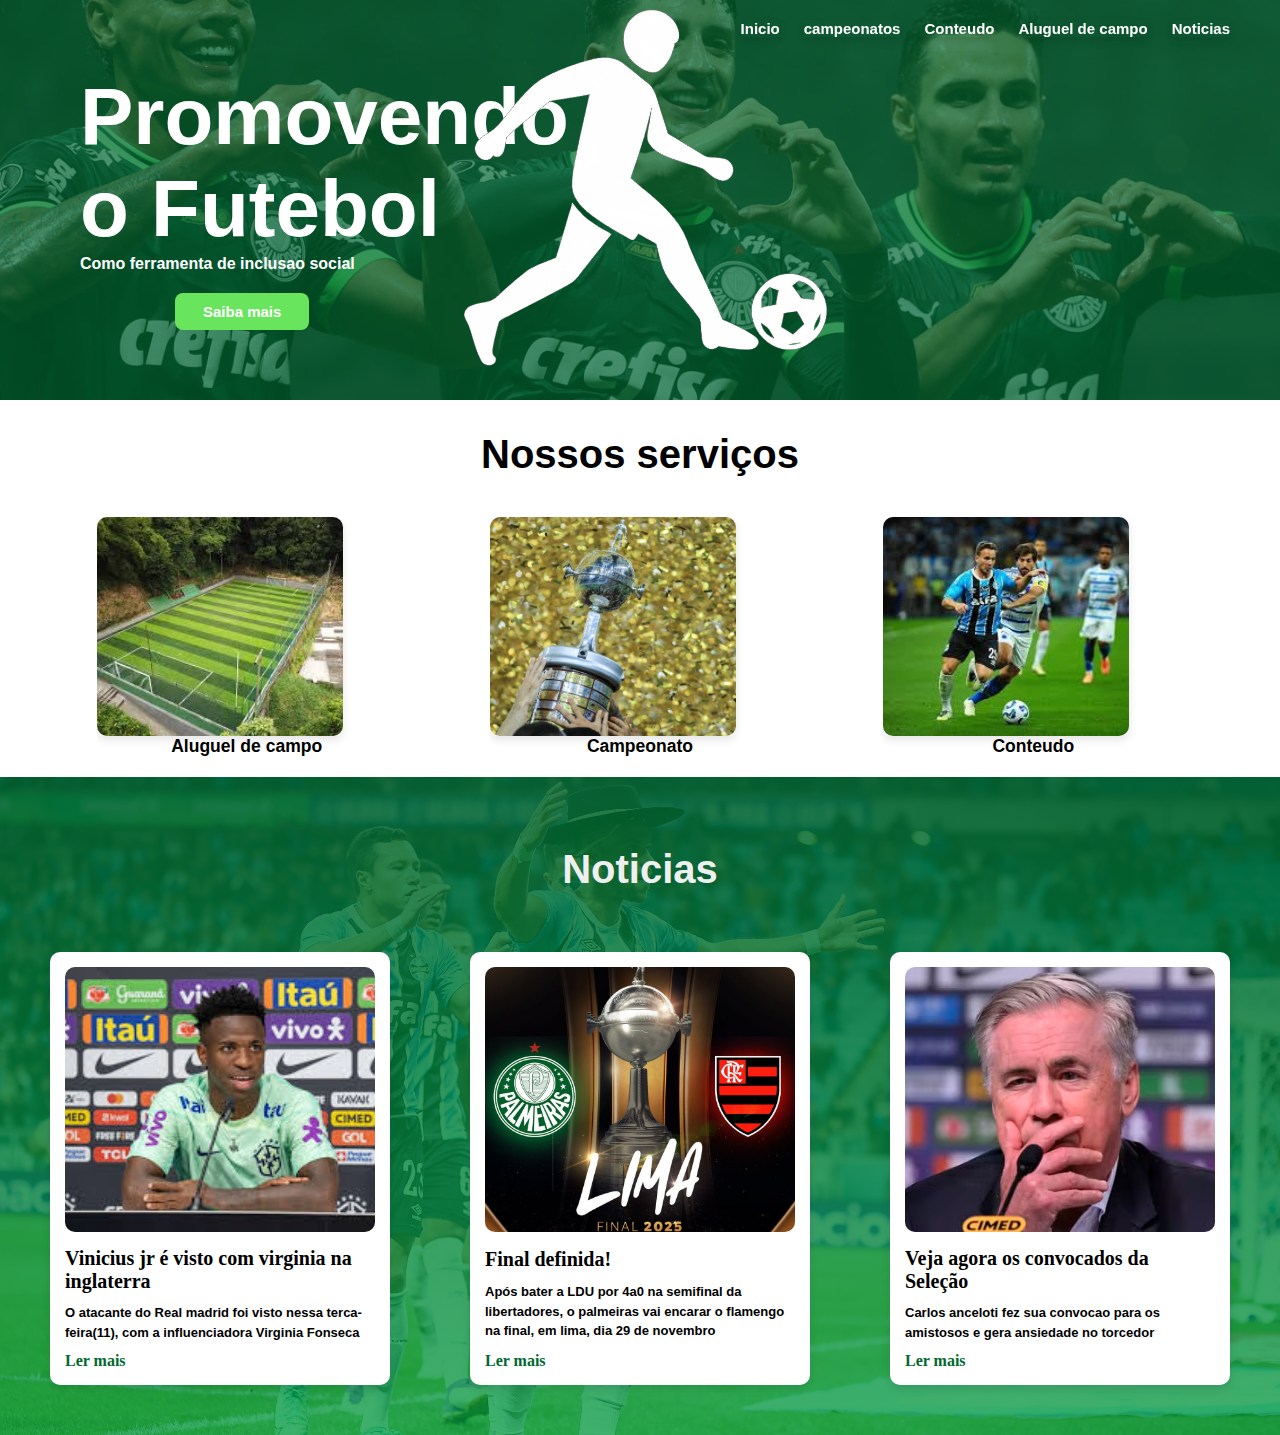
<file: index.html>
<!DOCTYPE html>
<html lang="pt-br">
<head>
    <meta charset="UTF-8">
    <meta name="viewport" content="width=device-width, initial-scale=1.0">
    <link rel="stylesheet" href="index.css">
    <link rel="shortcut icon" href="fndpng..png">

    <title>Arena futebol Brasil</title>
</head>
<body>
    <header class="tudo">
        <div id="star">
            <h1>Promovendo o Futebol</h1>
            <p>Como ferramenta de inclusao social</p>
            <div class="boneco">
                <img src="bonecocorrendo.png" alt="bonecocarreira">
            </div>
            <!-- botão agora dentro do header, logo abaixo do parágrafo -->
            <button class="saiba-mais">Saiba mais</button>
        </div>
        <nav class="botoes-principal">
            <div class="logo">
                <a href="Aluguel">Inicio</a>
                <a href="campeonatos">campeonatos</a>
                <a href="conteudo.html">Conteudo</a>
                <a href="Aluguel">Aluguel de campo</a>
                <a href="Noticias">Noticias</a>
            </div>
        </nav>
    </header>

    <main>

        <section class="cards">
            <h2 class="service">Nossos serviços</h2>
            <article>
     <a href="campeonato.html" class="campeonato">
  <img src="img.campo.jpeg" alt="Campeonatos">
</a>                <h3>Aluguel de campo</h3>
            </article>

            <article>
                <a href="campeonato.html" class="campeonato">
                 <img src="erika-mourao-OwPyBkLKpQg-unsplash.jpg" alt="Campeonatos">
                 </a>
                <h3>Campeonato</h3>
            </article>

            <article>
    <a href="conteudo.html" class="conteudo">
   <img src="maiordetodos.jpeg" alt="conteudo">
   </a>                
<h3>Conteudo</h3>
            </article>
        </section>
</main>
<section id="noti">
<h2 class="partend">Noticias</h2>
<div class="notend">
    <article class="noticia1"> 
        <img src="vinijr.jpeg" alt="vinijr">
        <h3>Vinicius jr é visto com virginia na inglaterra</h3>
        <p>O atacante do Real madrid foi visto nessa terca-feira(11), com a influenciadora Virginia Fonseca</p>
        <a href="#" class="ler-mais">Ler mais</a>
    </article>

    <article class="noticia1"> 
        <img src="palxmeng.jpg" alt="ldu">
        <h3>Final definida!</h3>
        <p>Após bater a LDU por 4a0 na semifinal da libertadores, o palmeiras vai encarar o flamengo na final, em lima, dia 29 de novembro</p>
        <a href="#" class="ler-mais">Ler mais</a>
    </article>

    <article class="noticia1"> 
        <img src="carlos.avif" alt="convocacao">
        <h3>Veja agora os convocados da Seleção</h3>
        <p>Carlos anceloti fez sua convocao para os amistosos e gera ansiedade no torcedor</p>
        <a href="#" class="ler-mais">Ler mais</a>
    </article>
</div>
</section>

</body>
</html>
</file>
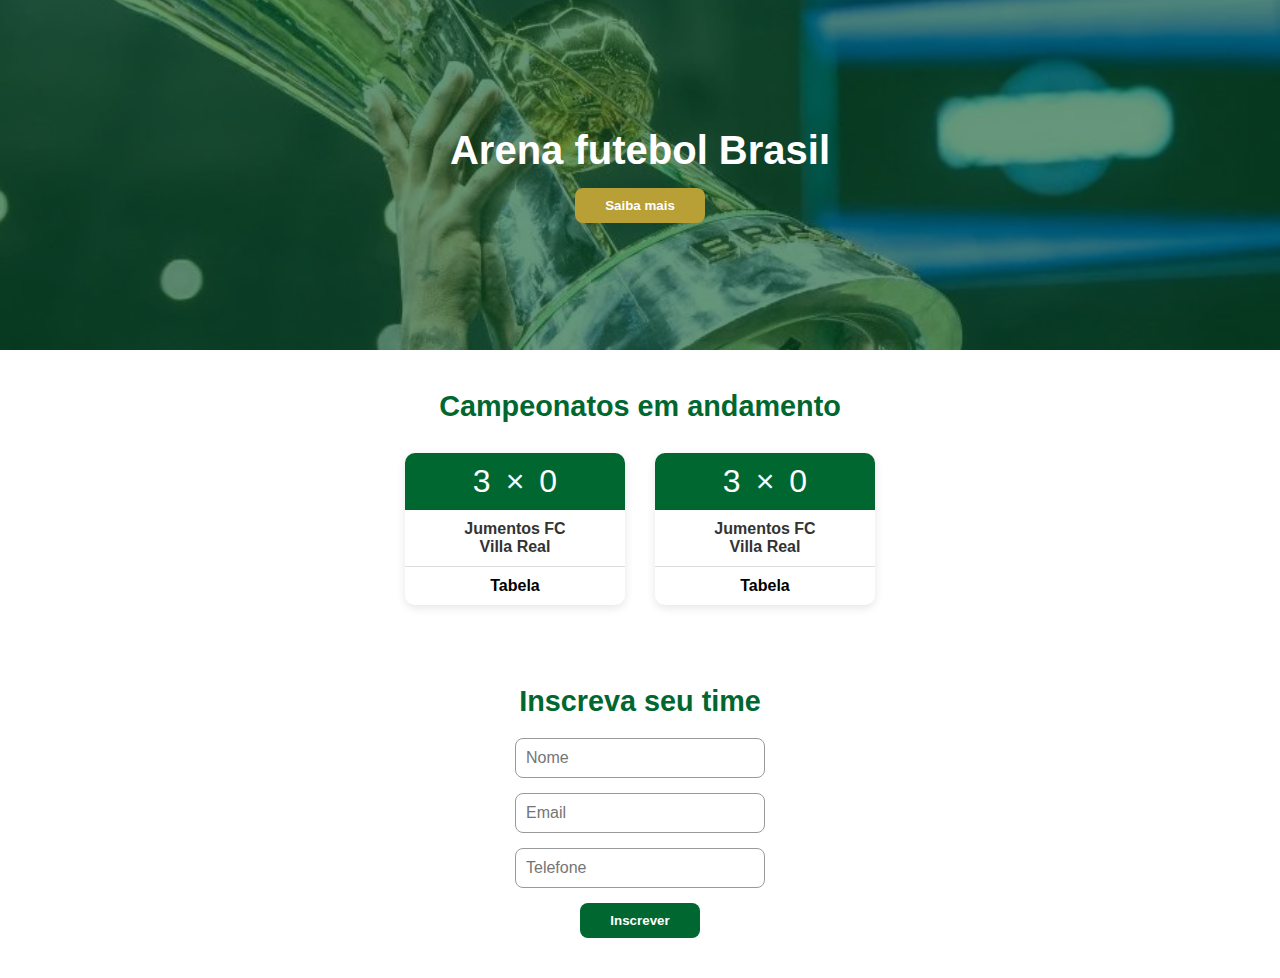
<file: campeonato.html>
<!DOCTYPE html>
<html lang="pt-br">
<head>
  <meta charset="UTF-8">
  <meta name="viewport" content="width=device-width, initial-scale=1.0">
  <title>Campeonato</title>
<link rel="shortcut icon" href="fndpng..png">

  <link rel="stylesheet" href="campeonato.css">
</head>
<body>

  <!-- ===== Header ===== -->
  <header class="hero">
    <div class="overlay"></div>
    <div class="hero-content">
      <h1>Arena futebol Brasil</h1>
      <button class="saiba-mais">Saiba mais</button>
    </div>
  </header>

  <!-- ===== Campeonatos ===== -->
  <section class="campeonatos">
    <h2>Campeonatos em andamento</h2>
    <div class="cards">
      <div class="card">
        <div class="placar">
          <span>3</span>
          <p>×</p>
          <span>0</span>
        </div>
        <div class="times">
          <p>Jumentos FC</p>
          <p>Villa Real</p>
        </div>
        <a href="#" class="tabela">Tabela</a>
      </div>

      <div class="card">
        <div class="placar">
          <span>3</span>
          <p>×</p>
          <span>0</span>
        </div>
        <div class="times">
          <p>Jumentos FC</p>
          <p>Villa Real</p>
        </div>
        <a href="#" class="tabela">Tabela</a>
      </div>
    </div>
  </section>

  <!-- ===== Formulário ===== -->
  <section class="formulario">
    <h2>Inscreva seu time</h2>
    <form>
      <input type="text" placeholder="Nome" required>
      <input type="email" placeholder="Email" required>
      <input type="tel" placeholder="Telefone" required>
      <button type="submit">Inscrever</button>
    </form>
  </section>

</body>
</html>
</file>
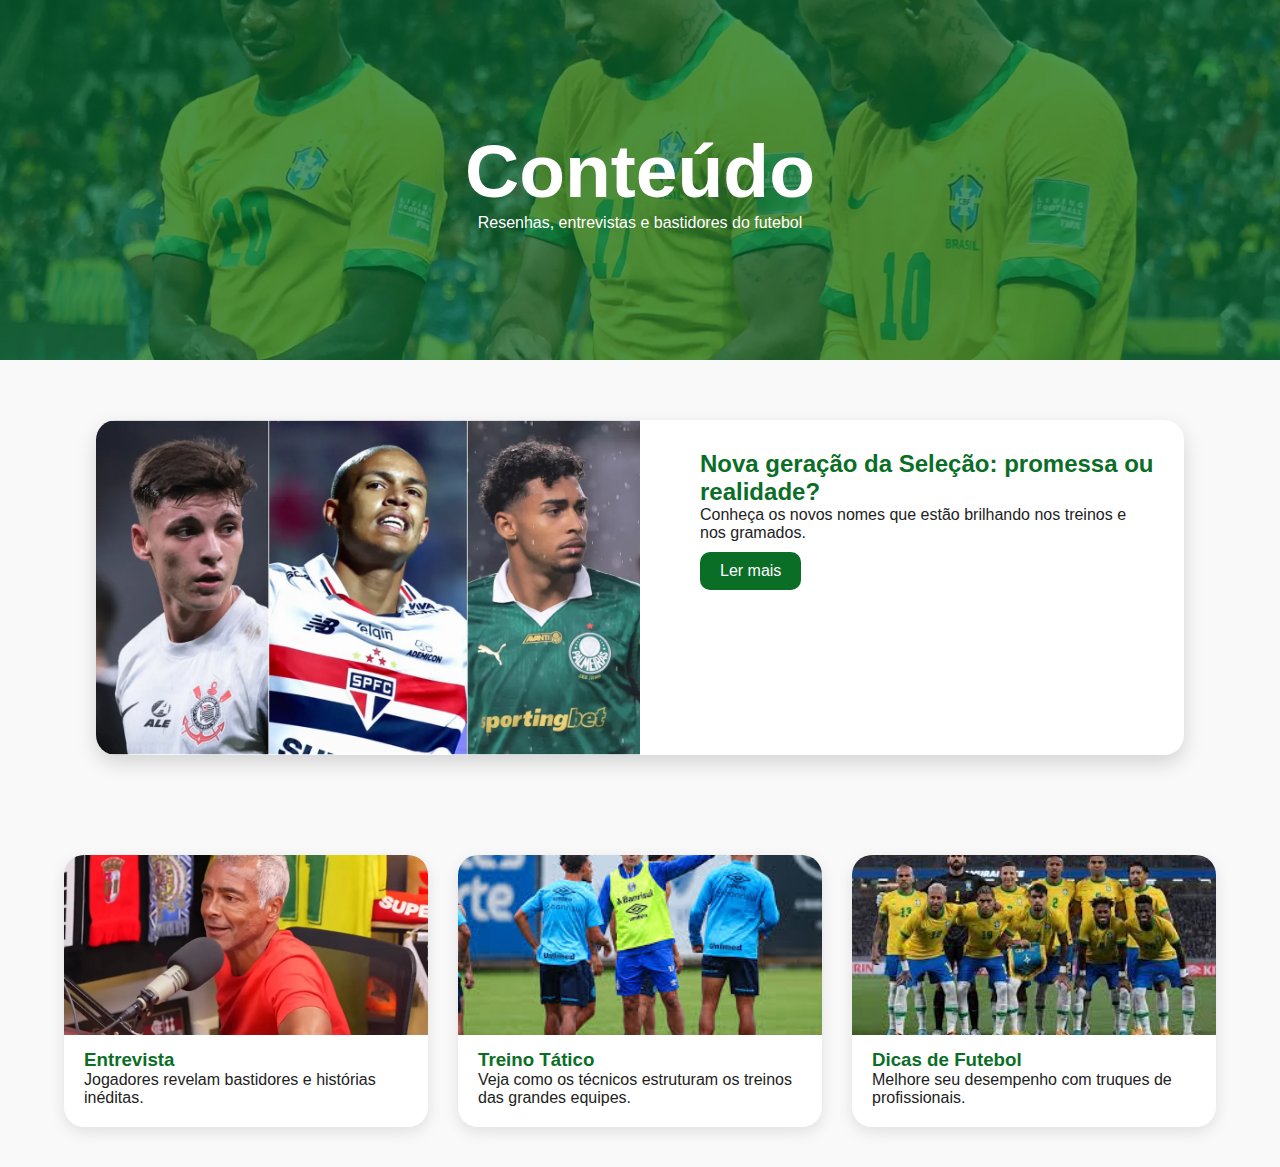
<file: conteudo.html>
<!DOCTYPE html>
<html lang="en">

<head>
    <meta charset="UTF-8">
    <meta name="viewport" content="width=device-width, initial-scale=1.0">
    <title>Conteudo</title>
    <link rel="stylesheet" href="conteudo.css">
    <link rel="shortcut icon" href="fndpng..png">
</head>

<body>
    <section class="conteudo">
        <div class="banner">
            <div class="overlay"></div>
            <h1>Conteúdo</h1>
            <p>Resenhas, entrevistas e bastidores do futebol</p>
        </div>
        <div class="noticia-destaque"> <img src="promessas.webp" alt="Notícia em destaque">
            <div class="info">
                <h2>Nova geração da Seleção: promessa ou realidade?</h2>
                <p>Conheça os novos nomes que estão brilhando nos treinos e nos gramados.</p> <a href="#"
                    class="btn">Ler mais</a>
            </div>
        </div>
        <div class="grid-noticias">
            <div class="card"> <img src="romario.webp" alt="Entrevista">
                <h3>Entrevista</h3>
                <p>Jogadores revelam bastidores e histórias inéditas.</p>
            </div>
            <div class="card"> <img src="gbfbpa.jpeg" alt="Treino tático">
                <h3>Treino Tático</h3>
                <p>Veja como os técnicos estruturam os treinos das grandes equipes.</p>
            </div>
            <div class="card"> <img src="brazilian.jpeg" alt="Dicas de futebol">
                <h3>Dicas de Futebol</h3>
                <p>Melhore seu desempenho com truques de profissionais.</p>
            </div>
        </div>
    </section>
</body>

</html>
</file>
<file: index.css>
*{
    margin: 0;
    padding: 0;
    box-sizing: border-box;
}

.saiba-mais{
    background-color: rgb(104, 228, 93);
    padding: 10px 28px;
    border: none;
    border-radius: 8px;
    font-family: 'poppins', sans-serif;
    font-weight: 600;
    color: white;
    display: block;
    margin: 16px 95px 0; /* centraliza abaixo do parágrafo */
    margin-top: 20px;
    font-size: 15px ;
}
h1{
    font-family: 'poppins', sans-serif;
    width: 100%;
    font-size: 80px;
    width: 500px;
    display: flex;
    color: #fff;

}
.campo{
 width: 246;
    height: 219px;
    display: flex;
    text-align: center;


}
.campo, .campeonato, .conteudo {
    display: block; /* garante que width/height funcionem em <a> ou <button> */
    border-radius: 8px;
    width: 246px;
    height: 219px;
    background-color: rgb(255, 255, 255);
    box-shadow: 0 4px 8px rgba(0,0,0,0.1);
}
 .cards{
        display: flex;
        gap: 20px;
        margin: 0 auto;
        justify-content: center;
        align-items: center;
        padding: 20px;
        max-width: 1200px;
        flex-wrap: wrap;
        border-radius: 10px;
        
    }
    .cards article{
        text-align: center;
        flex: 0 1 300px ;
        border: none;
        display: block;
        margin:0 auto;
        background: none;
        overflow: hidden;
        cursor: pointer;
        transition: transform 0.3s ease;
        font-size: 15px;
        font-family: 'poppins', sans-serif;

    }
    .campo img, .campeonato img, .conteudo img {
    width: 100%;
    height: 100%;
    object-fit: cover;
    border-radius: 10px;
}
.service{
    font-family: 'poppins', sans-serif;
    text-align: center;
    display: block;
    width: 100%;
    margin: 12px 0 20px;
    font-size: 1.4rem;
    font-weight: 600;
    font-size: 40px;

}
.botoes-principal{
    position: fixed;        /* fixa no topo da tela, mesmo rolando */
  top: 0;                 /* encosta no topo */
  right: 0;               /* encosta no canto direito */
  padding: 20px 40px;     /* espaço interno */
  display: flex;
  gap: 20px;              /* espaçamento entre os links */
  background: transparent; /* fundo invisível (ou coloque uma cor, se quiser) */
  z-index: 1000;          
}
.logo {
    gap: 20px;
    display: flexbox;

}
.logo a{
    text-decoration: none;
    color: rgb(255, 255, 255);
    font-family: 'poppins', sans-serif;
    font-weight: 600;
    margin: 10px ;
    font-size: 15px;
    transition: color 0.4s ease;
    box-shadow: 0 4px 8px rgba(0,0,0,0.1);
    border-color: black;
}
.logo a:hover{
  color: rgb(104, 228, 93);
}
.header nav a{
    display: flex;
    gap:48px;
}
.p{
    font-family: 'poppins', sans-serif;
    font-weight: 800;
    
}
p{
    font-family: 'poppins', sans-serif;
    font-weight: 600;
    color: #fff;


}
.tudo{
    background-color: rgba(1, 103, 48, 1);
    display: flex;
    height: 400px;
    padding: 15px 80px;
    align-items: center;
    background-image: url(gigant.jpg);
    background-repeat: no-repeat;
    background-position: center;
    background-size: cover;
    justify-content: space-between;
    position: relative;
}
.partend{
     display: flex;
        gap: 20px;
        margin: 0 auto;
        justify-content: center;
        align-items: center;
        padding: 20px;
        max-width: 1200px;
        flex-wrap: wrap;
        border-radius: 10px;
        font-size: 35px;
        font-family: 'poppins',sans-serif;
}

#noti{
    position: relative; /* necessário pro overlay funcionar */
    padding: 50px 20px;
    background-image: url('brawit.jpg'); /* 👉 coloque o nome da imagem que você quer */
    background-size: cover; /* cobre toda a área */
    background-position: center;
    background-repeat: no-repeat;
    overflow: hidden;

}
.partend{
    text-align: center;
    font-family: 'poppins',sans-serif;
    font-size: 40px;
    color:  #f0efef;
    margin-bottom: 40px;
}
.notend{
    display: flex;
    justify-content: center;
    margin: 0 auto;
    align-items: stretch;
    gap: 80px;
    flex-wrap: wrap;
    max-width: 1200px;
}
.noticia1{
    border-radius: 10px;
    width: 340px;
    padding: 15px;
    background-color: white;
    box-shadow: 0 4px 8px rgba(0,0,0,0.1);
    display: flex;
    flex-direction: column;
    justify-content: space-between;
    transition: 'transform' 0,3s ease;
}
.noticia1 img{
    border-radius: 10px;
    width: 100%;
    height: 265px;
    object-fit: cover;
    margin-bottom: 15px;
}
.noticia1 p{
    color: black;
    font-family: 'poppins' sans-serif;
    font-size: 13px;
    margin-bottom: 10px;
    line-height: 1.5;
}
.noticia1 h3{
        font-family: 'poppins' sans-serif;
        margin-bottom: 10px;
        color: #000000;
        font-size: 20px;
}
.ler-mais{
    text-decoration: none;
        color: #016730;
        font-weight: 600;
        transition: color 0.3s ease;

}
.tudo::before{
    content: "";
    position: absolute;
    inset: 0;
    background-color:  rgba(1, 103, 48, 0.7);
    z-index: 0;
}
.tudo *{
    z-index: 1;
}
#noti::before {
    content: "";
    position: absolute;
    inset: 0;
    background-color: rgba(1, 103, 48, 0.8); /* verde com transparência */
    z-index: 0; /* fica por trás do conteúdo */
}

#noti * {
    position: relative;
    z-index: 1; /* faz o conteúdo (textos, cards) ficar por cima */
}
#noti::before {
    content: "";
    position: absolute;
    inset: 0;
    background: linear-gradient(
        rgba(1, 103, 48, 0.85),
        rgba(1, 150, 60, 0.75)
    );
    z-index: 0;
}
.boneco{
    position: absolute; /* posiciona em relação ao header (.tudo) */
    left: 50%;
    top: 50%;
    transform: translate(-50%, -50%); /* centraliza perfeitamente */
    display: flex;
    align-items: center;
    justify-content: center;
    gap: 12px;
    z-index: 2; /* fica sobre o overlay */
    pointer-events: auto;
}

.boneco img{
    width: 550px; /* ajuste para controlar o tamanho do boneco */
    max-width: 100%;
    height: auto;
    display: block;
}

/* Em telas pequenas, deixamos o boneco no fluxo normal para evitar sobreposição */
@media (max-width: 768px) {
    .boneco{
        position: static;
        transform: none;
        margin: 12px auto;
    }
}
</file>
<file: campeonato.css>
* {
  margin: 0;
  padding: 0;
  box-sizing: border-box;
  font-family: 'Poppins', sans-serif;
}

/* ===== HEADER ===== */
.hero {
  position: relative;
  background-image: url('taça.webp'); /* imagem de fundo */
  background-size: cover;
  background-position: center;
  height: 350px;
  display: flex;
  justify-content: center;
  align-items: center;
  color: white;
}

.overlay {
  position: absolute;
  inset: 0;
  background: rgba(0, 80, 35, 0.6);
}

.hero-content {
  position: relative;
  text-align: center;
  z-index: 2;
}

.hero-content .logo {
  width: 90px;
  margin-bottom: 10px;
}

.hero-content h1 {
  font-size: 2.5rem;
  font-weight: 700;
}

.saiba-mais {
  background-color: #b8a036;
  color: white;
  border: none;
  padding: 10px 30px;
  border-radius: 8px;
  margin-top: 15px;
  font-weight: 600;
  cursor: pointer;
  transition: 0.3s;
}
.saiba-mais:hover {
  background-color: #a2902f;
}

/* ===== CAMPEONATOS ===== */
.campeonatos {
  text-align: center;
  padding: 40px 20px;
}

.campeonatos h2 {
  color: #016730;
  font-size: 1.8rem;
  margin-bottom: 30px;
}

.cards {
  display: flex;
  justify-content: center;
  gap: 30px;
  flex-wrap: wrap;
}

.card {
  background-color: white;
  border-radius: 10px;
  box-shadow: 0 3px 10px rgba(0, 0, 0, 0.1);
  overflow: hidden;
  width: 220px;
  transition: transform 0.3s ease;
}

.card:hover {
  transform: translateY(-5px);
}

.placar {
  background-color: #016730;
  color: white;
  display: flex;
  justify-content: center;
  align-items: center;
  font-size: 2rem;
  padding: 10px 0;
  gap: 15px;
}

.times {
  padding: 10px 0;
  color: #333;
  font-weight: 600;
}

.tabela {
  display: block;
  padding: 10px;
  background-color: white;
  color: black;
  text-decoration: none;
  font-weight: 700;
  border-top: 1px solid #ddd;
  border-radius: 0 0 10px 10px;
}

/* ===== FORMULÁRIO ===== */
.formulario {
  text-align: center;
  padding: 40px 20px;
}

.formulario h2 {
  color: #016730;
  font-size: 1.8rem;
  margin-bottom: 20px;
}

form {
  display: flex;
  flex-direction: column;
  align-items: center;
  gap: 15px;
}

form input {
  width: 250px;
  padding: 10px;
  border: 1px solid #999;
  border-radius: 8px;
  font-size: 1rem;
}

form button {
  background-color: #016730;
  color: white;
  border: none;
  padding: 10px 30px;
  border-radius: 8px;
  cursor: pointer;
  font-weight: 600;
  transition: 0.3s;
}

form button:hover {
  background-color: #028f44;
}

/* ===== RESPONSIVIDADE ===== */
@media (max-width: 768px) {
  .cards {
    flex-direction: column;
    align-items: center;
  }
}
</file>
<file: conteudo.css>
*{
    margin: 0;
    padding: 0;
    box-sizing: border-box
}
.conteudo {
  font-family: 'Poppins', sans-serif;
  color: #fff;
  background-color: #f9f9f9;
}

.banner {
  position: relative;
  width: 100%;
  min-height: 40vh;
  background-image: url('brdance.webp');
  background-position: center center;
  background-repeat: no-repeat;
  background-size: cover;
  text-align: center;
  color: #fff;
  padding: 100px 20px;

  /* 👇 alinhamento perfeito */
  display: flex;
  flex-direction: column; /* empilha os itens verticalmente */
  align-items: center; /* centraliza na horizontal */
  justify-content: center; /* centraliza na vertical */
}

.banner::before {
  content: '';
  position: absolute;
  inset: 0;
  /* camada verde igual às outras páginas (mais escura para bom contraste) */
  background: rgba(1, 103, 48, 0.7);
  z-index: 1;
}

.banner h1,
.banner p {
  position: relative;
  z-index: 2; 
  font-family: 'poppins' sans-serif;
}

.noticia-destaque {
  display: flex;
  gap: 30px;
  margin: 60px auto;
  width: 85%;
  background: #fff;
  border-radius: 20px;
  overflow: hidden;
  box-shadow: 0 8px 20px rgba(0,0,0,0.15);
}

.noticia-destaque img {
  width: 50%;
  object-fit: cover;
}

.noticia-destaque .info {
  padding: 30px;
  color: #222;
}

.noticia-destaque h2 {
  color: #0b6e27;
}

.btn {
  display: inline-block;
  padding: 10px 20px;
  background: #0b6e27;
  color: #fff;
  border-radius: 10px;
  text-decoration: none;
  transition: 0.3s;
  margin-top: 10px;
}

.btn:hover {
  background: #13a343;
}

.grid-noticias {
  display: grid;
  grid-template-columns: repeat(auto-fit, minmax(280px, 1fr));
  gap: 30px;
  padding: 40px 5%;
}

.card {
  background: #fff;
  color: #222;
  border-radius: 20px;
  overflow: hidden;
  box-shadow: 0 5px 15px rgba(0,0,0,0.1);
  transition: 0.3s;
}

.card:hover {
  transform: translateY(-8px);
}

.card img {
  width: 100%;
  height: 180px;
  object-fit: cover;
}

.card h3 {
  color: #0b6e27;
  padding: 10px 20px 0;
}

.card p {
  padding: 0 20px 20px;
}
h1{
    font-size: 75px;
}
</file>
